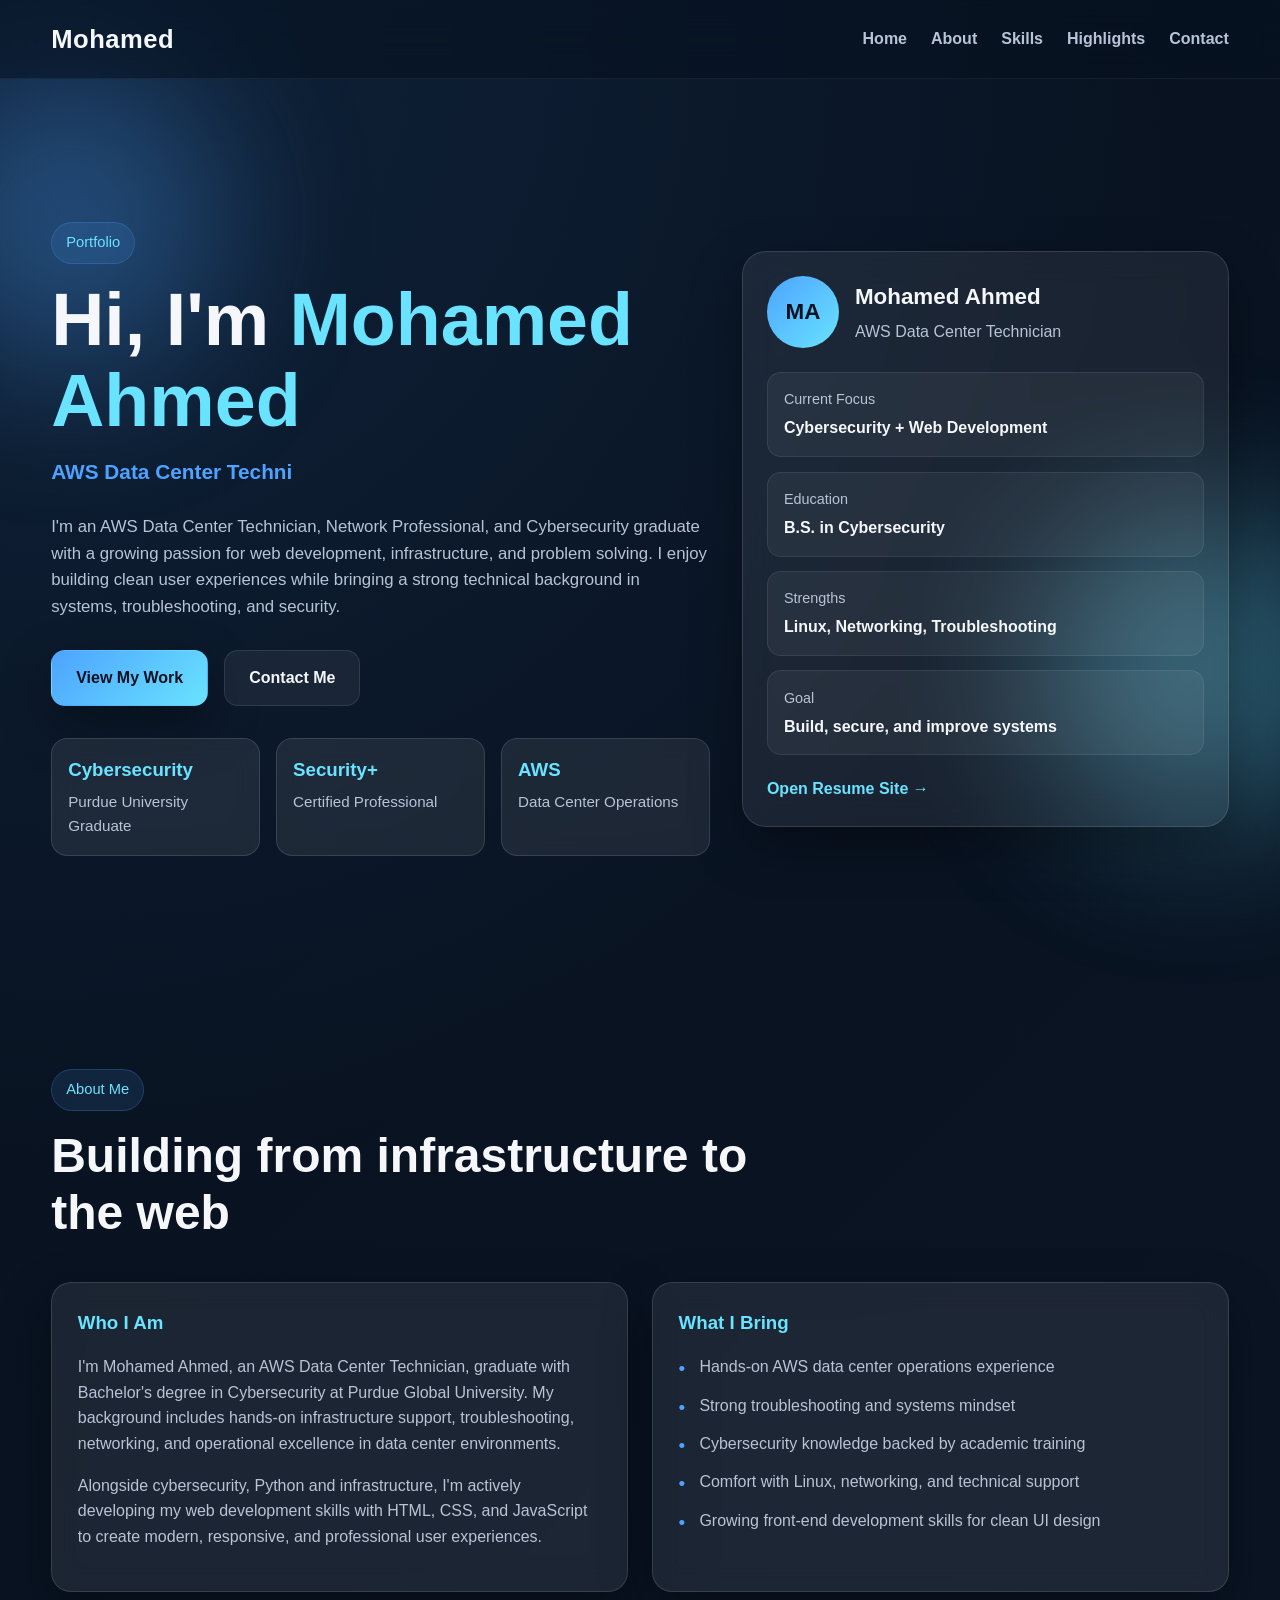
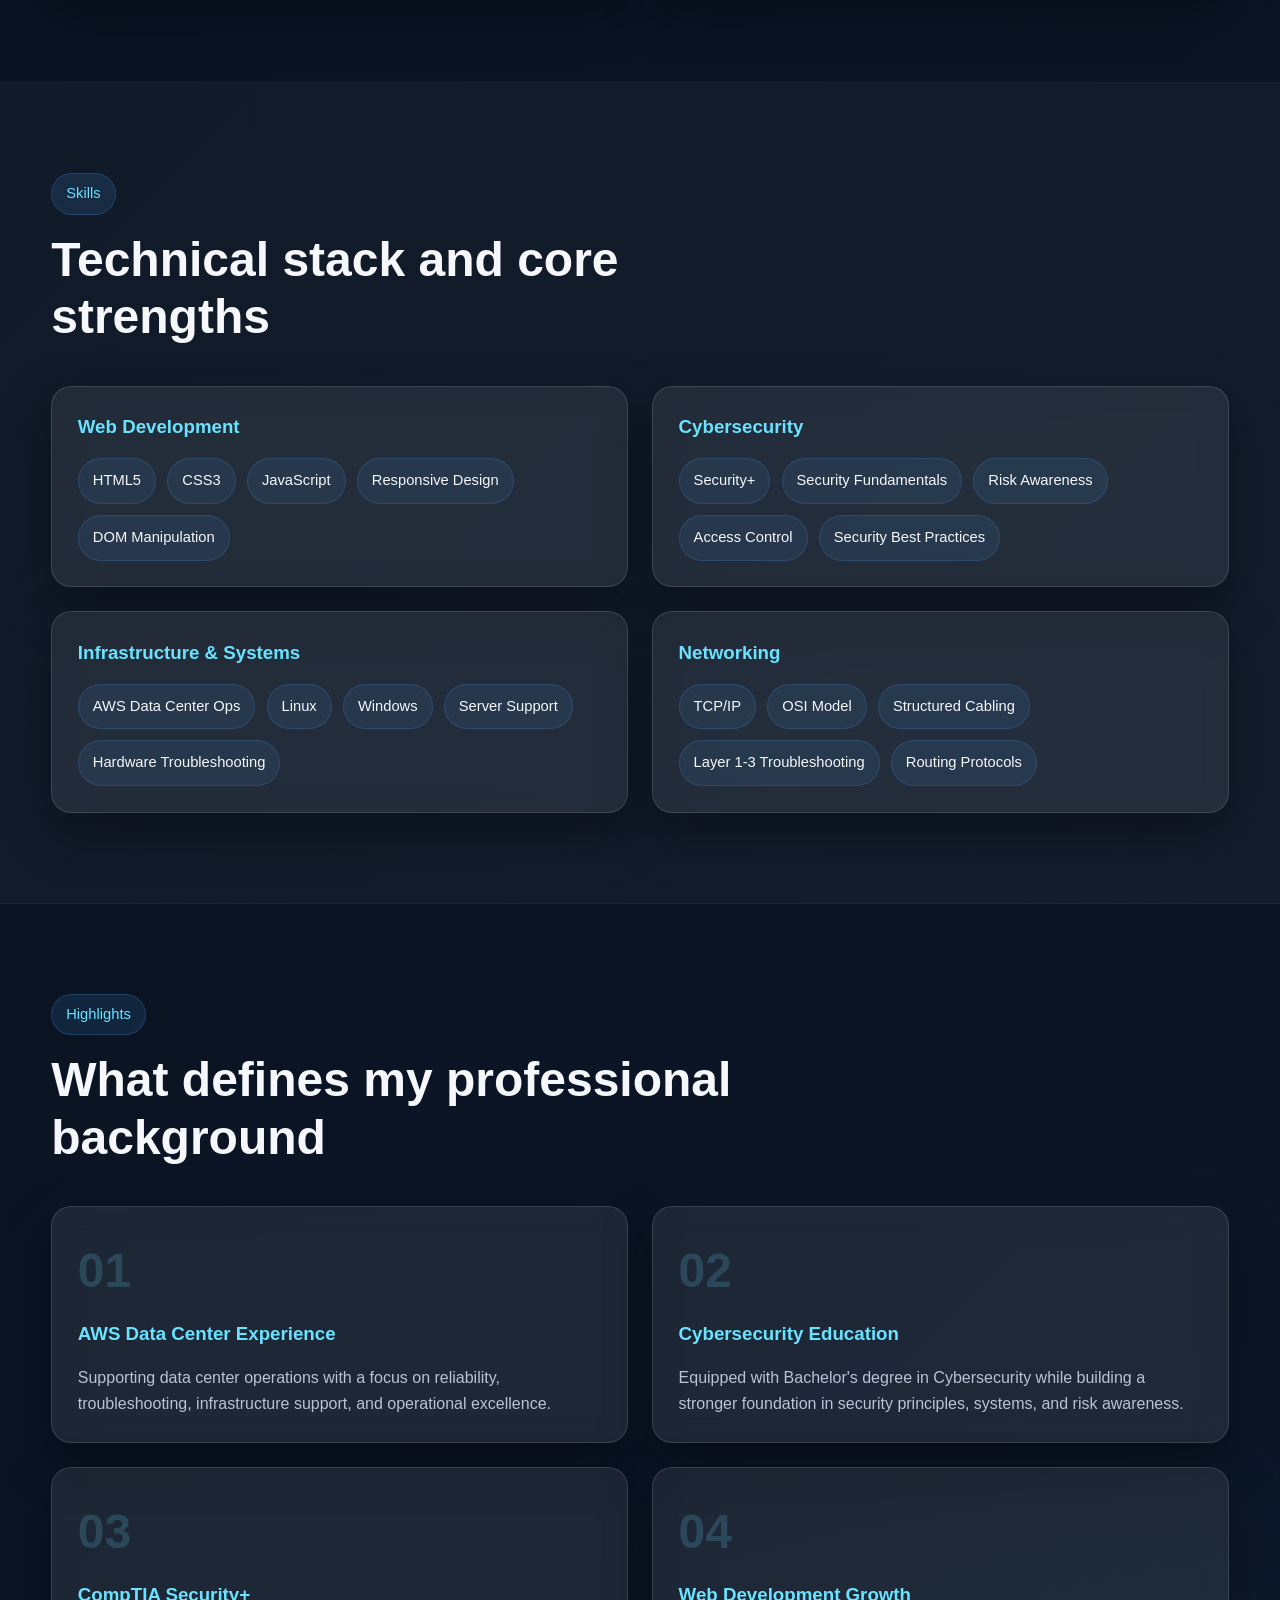
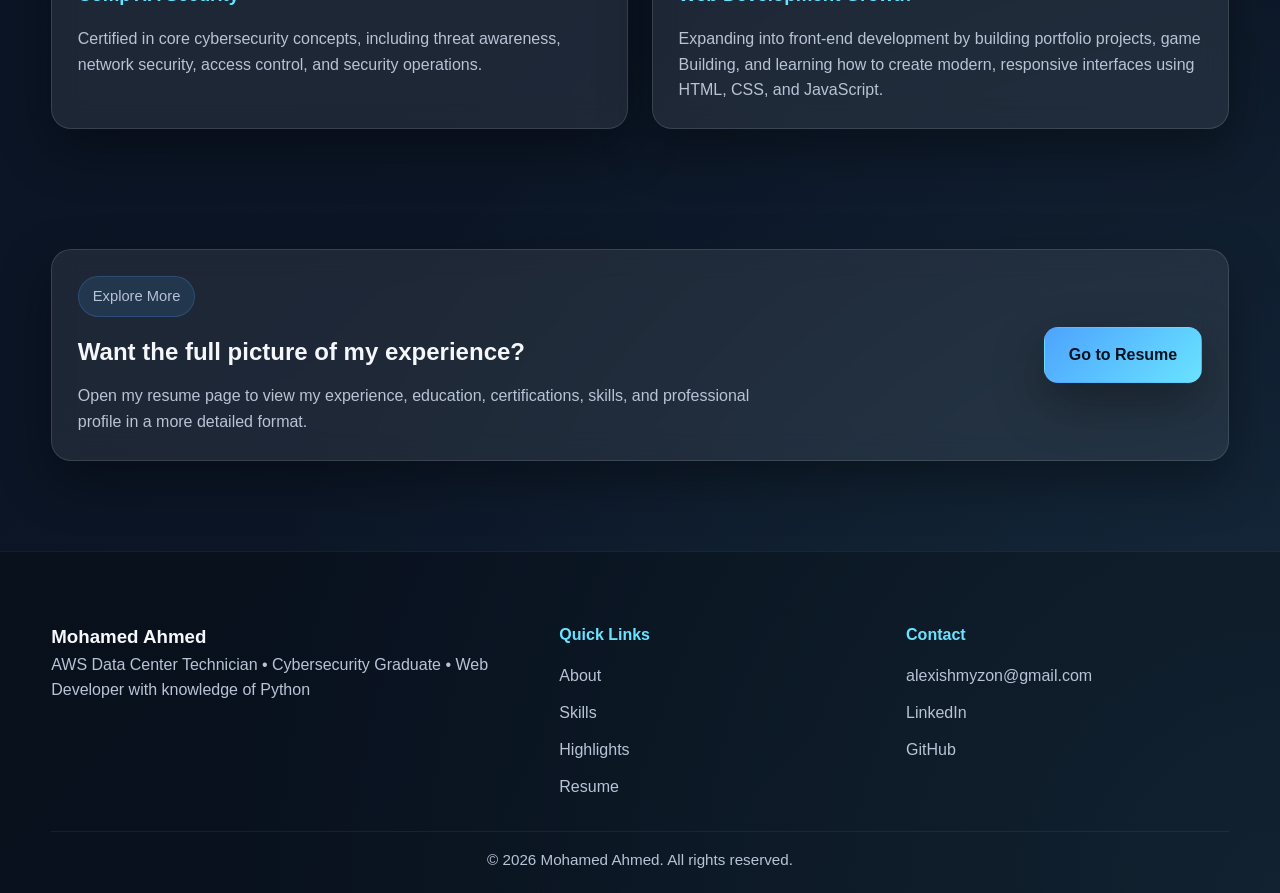
<file: index.html>
<!DOCTYPE html>
<html lang="en">
<head>
  <meta charset="UTF-8" />
  <meta name="viewport" content="width=device-width, initial-scale=1.0" />
  <title>Mohamed Ahmed | Portfolio</title>
  <link rel="stylesheet" href="mohamed.css" />
</head>
<body>
  <!-- Background -->
  <div class="bg-blur bg-blur-1"></div>
  <div class="bg-blur bg-blur-2"></div>

  <!-- Header -->
  <header class="header">
    <div class="container nav">
      <a href="#" class="logo"><span>Mohamed</span></a>

      <nav class="navbar">
        <a href="#home">Home</a>
        <a href="#about">About</a>
        <a href="#skills">Skills</a>
        <a href="#highlights">Highlights</a>
        <a href="#contact">Contact</a>
      </nav>

      <button class="menu-toggle" id="menuToggle">☰</button>
    </div>
  </header>

  <!-- Hero -->
  <section id="home" class="hero">
    <div class="container hero-grid">
      <div class="hero-text reveal">
        <p class="hero-tag">Portfolio</p>
        <h1>
          Hi, I'm <span>Mohamed Ahmed</span>
        </h1>

        <h2 class="typing-line">
          <span id="typing"></span>
        </h2>

        <p class="hero-description">
          I'm an AWS Data Center Technician, Network Professional, and Cybersecurity graduate with a growing
          passion for web development, infrastructure, and problem solving.
          I enjoy building clean user experiences while bringing a strong technical
          background in systems, troubleshooting, and security.
        </p>

        <div class="hero-buttons">
          <a href="resume.html" class="btn btn-primary">View My Work</a>
          <a href="#contact" class="btn btn-secondary">Contact Me</a>
        </div>

        <div class="hero-stats">
          <div class="stat-card">
            <h3>Cybersecurity</h3>
            <p>Purdue University Graduate</p>
          </div>
          <div class="stat-card">
            <h3>Security+</h3>
            <p>Certified Professional</p>
          </div>
          <div class="stat-card">
            <h3>AWS</h3>
            <p>Data Center Operations</p>
          </div>
        </div>
      </div>

      <div class="hero-card reveal">
        <div class="profile-card">
          <div class="profile-top">
            <div class="profile-avatar">MA</div>
            <div>
              <h3>Mohamed Ahmed</h3>
              <p>AWS Data Center Technician</p>
            </div>
          </div>

          <div class="profile-lines">
            <div class="line-item">
              <span>Current Focus</span>
              <strong>Cybersecurity + Web Development</strong>
            </div>
            <div class="line-item">
              <span>Education</span>
              <strong>B.S. in Cybersecurity</strong>
            </div>
            <div class="line-item">
              <span>Strengths</span>
              <strong>Linux, Networking, Troubleshooting</strong>
            </div>
            <div class="line-item">
              <span>Goal</span>
              <strong>Build, secure, and improve systems</strong>
            </div>
          </div>

          <div class="profile-bottom">
            <a href="resume.html" class="small-link">Open Resume Site →</a>
          </div>
        </div>
      </div>
    </div>
  </section>

  <!-- About -->
  <section id="about" class="section">
    <div class="container">
      <div class="section-heading reveal">
        <p class="section-tag">About Me</p>
        <h2>Building from infrastructure to the web</h2>
      </div>

      <div class="about-grid">
        <div class="about-card reveal">
          <h3>Who I Am</h3>
          <p>
            I'm Mohamed Ahmed, an AWS Data Center Technician, graduate with
            Bachelor's degree in Cybersecurity at Purdue Global University. My
            background includes hands-on infrastructure support, troubleshooting,
            networking, and operational excellence in data center environments.
          </p>
          <p>
            Alongside cybersecurity, Python and infrastructure, I'm actively developing my
            web development skills with HTML, CSS, and JavaScript to create modern,
            responsive, and professional user experiences. 
          </p>
        </div>

        <div class="about-card reveal">
          <h3>What I Bring</h3>
          <ul class="feature-list">
            <li>Hands-on AWS data center operations experience</li>
            <li>Strong troubleshooting and systems mindset</li>
            <li>Cybersecurity knowledge backed by academic training</li>
            <li>Comfort with Linux, networking, and technical support</li>
            <li>Growing front-end development skills for clean UI design</li>
          </ul>
        </div>
      </div>
    </div>
  </section>

  <!-- Skills -->
  <section id="skills" class="section section-alt">
    <div class="container">
      <div class="section-heading reveal">
        <p class="section-tag">Skills</p>
        <h2>Technical stack and core strengths</h2>
      </div>

      <div class="skills-grid">
        <div class="skill-box reveal">
          <h3>Web Development</h3>
          <div class="skill-tags">
            <span>HTML5</span>
            <span>CSS3</span>
            <span>JavaScript</span>
            <span>Responsive Design</span>
            <span>DOM Manipulation</span>
          </div>
        </div>

        <div class="skill-box reveal">
          <h3>Cybersecurity</h3>
          <div class="skill-tags">
            <span>Security+</span>
            <span>Security Fundamentals</span>
            <span>Risk Awareness</span>
            <span>Access Control</span>
            <span>Security Best Practices</span>
          </div>
        </div>

        <div class="skill-box reveal">
          <h3>Infrastructure & Systems</h3>
          <div class="skill-tags">
            <span>AWS Data Center Ops</span>
            <span>Linux</span>
            <span>Windows</span>
            <span>Server Support</span>
            <span>Hardware Troubleshooting</span>
          </div>
        </div>

        <div class="skill-box reveal">
          <h3>Networking</h3>
          <div class="skill-tags">
            <span>TCP/IP</span>
            <span>OSI Model</span>
            <span>Structured Cabling</span>
            <span>Layer 1-3 Troubleshooting</span>
            <span>Routing Protocols</span>
          </div>
        </div>
      </div>
    </div>
  </section>

  <!-- Highlights -->
  <section id="highlights" class="section">
    <div class="container">
      <div class="section-heading reveal">
        <p class="section-tag">Highlights</p>
        <h2>What defines my professional background</h2>
      </div>

      <div class="highlight-grid">
        <div class="highlight-card reveal">
          <div class="highlight-number">01</div>
          <h3>AWS Data Center Experience</h3>
          <p>
            Supporting data center operations with a focus on reliability,
            troubleshooting, infrastructure support, and operational excellence.
          </p>
        </div>

        <div class="highlight-card reveal">
          <div class="highlight-number">02</div>
          <h3>Cybersecurity Education</h3>
          <p>
            Equipped with Bachelor's degree in Cybersecurity while building a stronger
            foundation in security principles, systems, and risk awareness.
          </p>
        </div>

        <div class="highlight-card reveal">
          <div class="highlight-number">03</div>
          <h3>CompTIA Security+</h3>
          <p>
            Certified in core cybersecurity concepts, including threat awareness,
            network security, access control, and security operations.
          </p>
        </div>

        <div class="highlight-card reveal">
          <div class="highlight-number">04</div>
          <h3>Web Development Growth</h3>
          <p>
            Expanding into front-end development by building portfolio projects, game Building, and
            learning how to create modern, responsive interfaces using HTML, CSS,
            and JavaScript.
          </p>
        </div>
      </div>
    </div>
  </section>

  <!-- CTA -->
  <section class="cta-section">
    <div class="container">
      <div class="cta-card reveal">
        <div>
          <p class="section-tag">Explore More</p>
          <h2>Want the full picture of my experience?</h2>
          <p>
            Open my resume page to view my experience, education, certifications,
            skills, and professional profile in a more detailed format.
          </p>
        </div>
        <a href="resume.html" class="btn btn-primary">Go to Resume</a>
      </div>
    </div>
  </section>

  <!-- Contact -->
  <footer id="contact" class="footer">
    <div class="container footer-grid">
      <div class="footer-brand">
        <h3>Mohamed Ahmed</h3>
        <p>
          AWS Data Center Technician • Cybersecurity Graduate • Web Developer with knowledge of Python
        </p>
      </div>

      <div class="footer-links">
        <h4>Quick Links</h4>
        <a href="#about">About</a>
        <a href="#skills">Skills</a>
        <a href="#highlights">Highlights</a>
        <a href="resume.html">Resume</a>
      </div>

      <div class="footer-links">
        <h4>Contact</h4>
        <a href="mailto:alexishmyzon@mail.com">alexishmyzon@gmail.com</a>
        <a href="https://www.linkedin.com/in/mohamed-a-b32668231/" target="_blank">LinkedIn</a>
        <a href="https://github.com/mohaybe" target="_blank">GitHub</a>
      </div>
    </div>

    <div class="container footer-bottom">
      <p>© 2026 Mohamed Ahmed. All rights reserved.</p>
    </div>
  </footer>

  <script src="mohamed.js"></script>
</body>
</html>
</file>
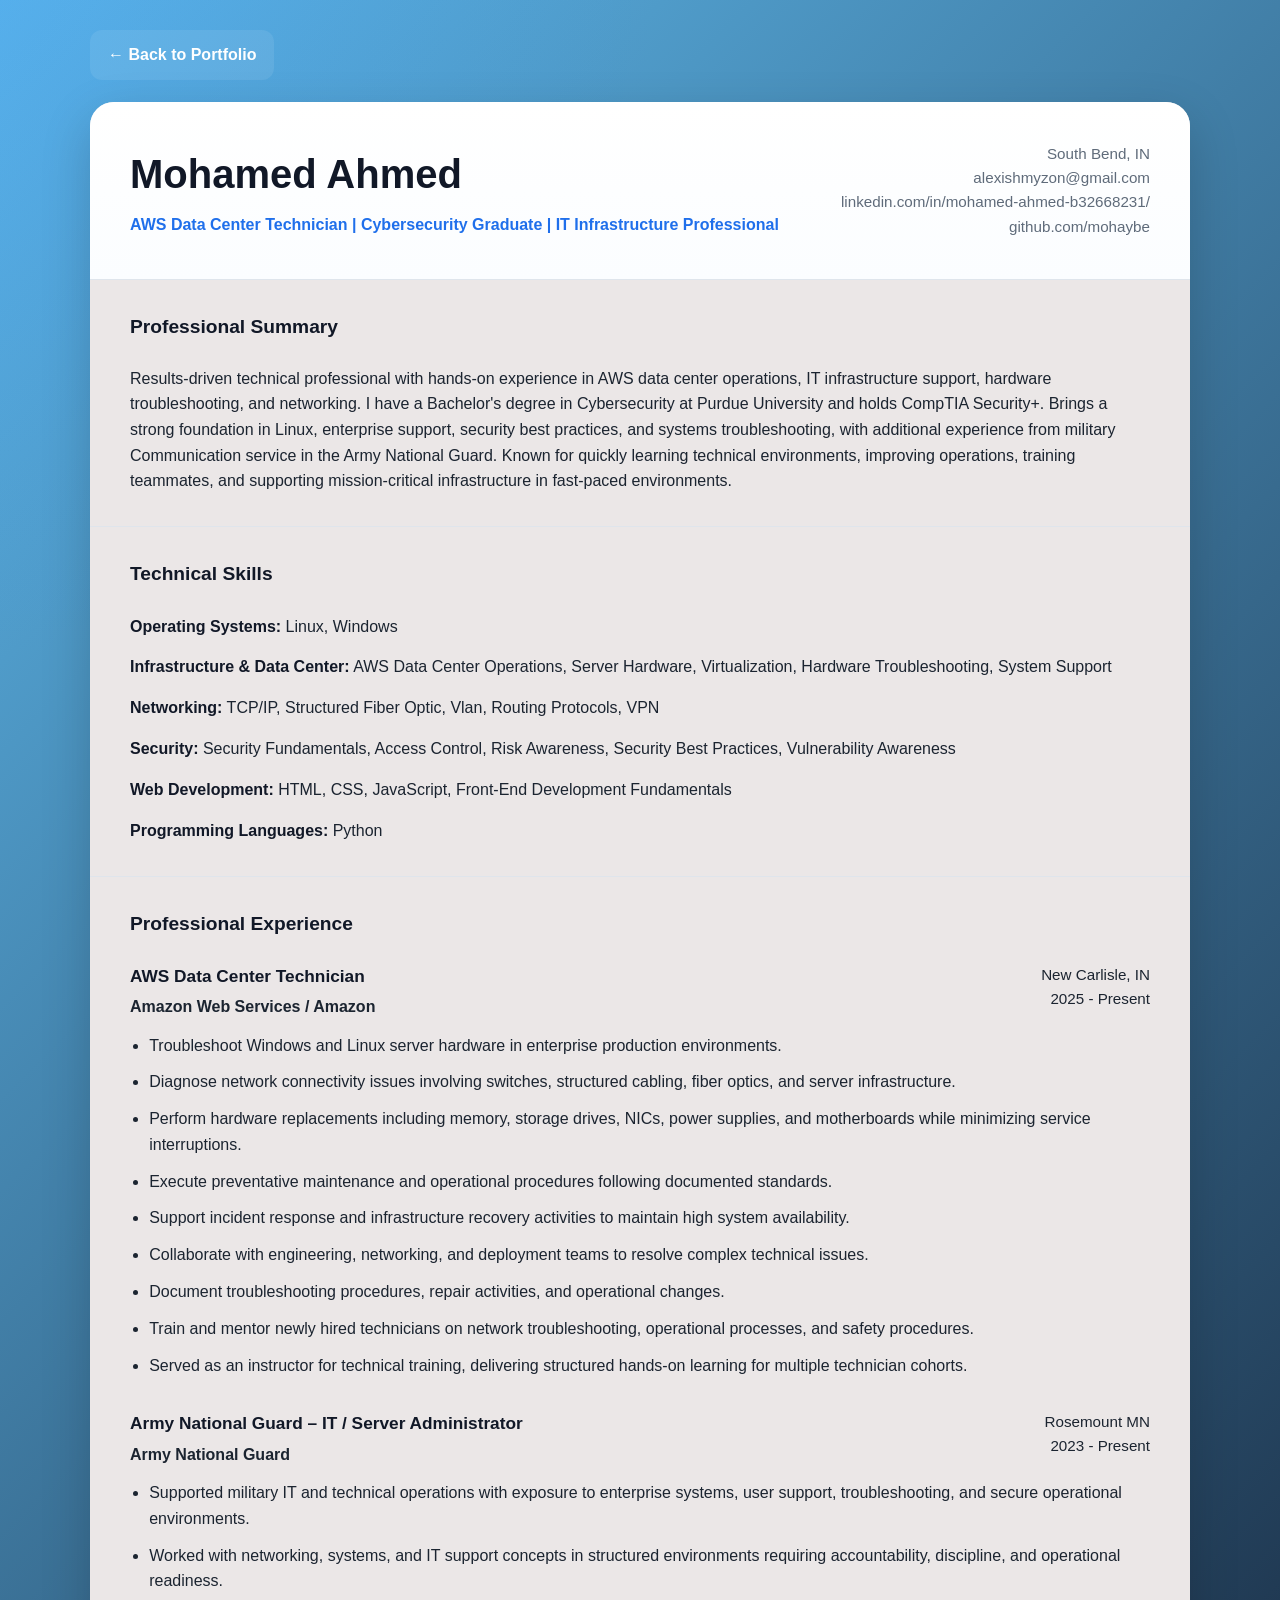
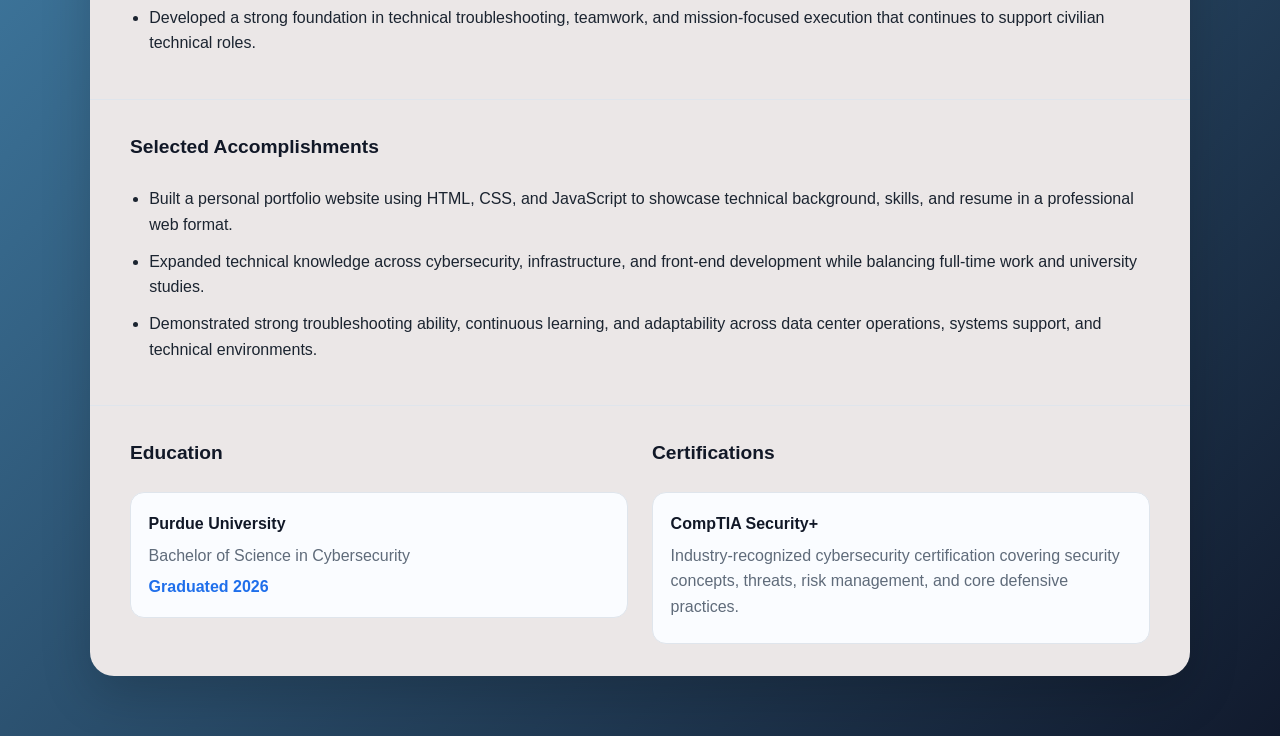
<file: resume.html>
<!DOCTYPE html>
<html lang="en">
<head>
  <meta charset="UTF-8" />
  <meta name="viewport" content="width=device-width, initial-scale=1.0" />
  <title>Mohamed Ahmed | Resume</title>
  <link rel="stylesheet" href="resume.css" />
</head>
<body>
  <div class="resume-wrapper">
    <!-- Top bar -->
    <header class="resume-topbar">
      <div class="resume-container topbar-content">
        <a href="mohamed.html" class="back-link">← Back to Portfolio</a>
      </div>
    </header>

    <!-- Resume -->
    <main class="resume-container resume-sheet">
      <!-- Header -->
      <section class="resume-header">
        <div class="resume-name-block">
          <h1>Mohamed Ahmed</h1>
          <h2>AWS Data Center Technician | Cybersecurity Graduate | IT Infrastructure Professional</h2>
        </div>

        <div class="resume-contact">
          <p>South Bend, IN</p>
          <p>alexishmyzon@gmail.com</p>
          <p>linkedin.com/in/mohamed-ahmed-b32668231/</p>
          <p>github.com/mohaybe</p>
        </div>
      </section>

      <!-- Summary -->
      <section class="resume-section">
        <h3>Professional Summary</h3>
        <p>
          Results-driven technical professional with hands-on experience in AWS data center
          operations, IT infrastructure support, hardware troubleshooting, and networking.
          I have a Bachelor's degree in Cybersecurity at Purdue University
          and holds CompTIA Security+. Brings a strong foundation in Linux, enterprise
          support, security best practices, and systems troubleshooting, with additional
          experience from military Communication service in the Army National Guard. Known for quickly
          learning technical environments, improving operations, training teammates, and
          supporting mission-critical infrastructure in fast-paced environments.
        </p>
      </section>

      <!-- Skills -->
        <section class="resume-section">
        <h3>Technical Skills</h3>

        <div class="resume-bullet-skills">
            <p><strong>Operating Systems:</strong> Linux, Windows</p>
            <p><strong>Infrastructure & Data Center:</strong> AWS Data Center Operations, Server Hardware, Virtualization, Hardware Troubleshooting, System Support</p>
            <p><strong>Networking:</strong> TCP/IP, Structured Fiber Optic, Vlan, Routing Protocols, VPN</p>
            <p><strong>Security:</strong> Security Fundamentals, Access Control, Risk Awareness, Security Best Practices, Vulnerability Awareness</p>
            <p><strong>Web Development:</strong> HTML, CSS, JavaScript, Front-End Development Fundamentals</p>
            <p><strong>Programming Languages:</strong> Python</p>
        </div>
        </section>

      <!-- Experience -->
      <section class="resume-section">
        <h3>Professional Experience</h3>

        <div class="job">
          <div class="job-header">
            <div>
              <h4>AWS Data Center Technician</h4>
              <p class="company">Amazon Web Services / Amazon</p>
            </div>
            <div class="job-meta">
              <p>New Carlisle, IN</p>
              <p>2025 - Present</p>
            </div>
          </div>

          <ul>
            <li>Troubleshoot Windows and Linux server hardware in enterprise production environments. </li>
            <li>Diagnose network connectivity issues involving switches, structured cabling, fiber optics, and server infrastructure. </li>
            <li>Perform hardware replacements including memory, storage drives, NICs, power supplies, and motherboards while minimizing service interruptions. </li>
            <li>Execute preventative maintenance and operational procedures following documented standards. </li>
            <li>Support incident response and infrastructure recovery activities to maintain high system availability. </li>
            <li>Collaborate with engineering, networking, and deployment teams to resolve complex technical issues. </li>
            <li>Document troubleshooting procedures, repair activities, and operational changes. </li>
            <li>Train and mentor newly hired technicians on network troubleshooting, operational processes, and safety procedures. </li>
            <li>Served as an instructor for technical training, delivering structured hands-on learning for multiple technician cohorts. </li>
          </ul>
        </div>

        <div class="job">
          <div class="job-header">
            <div>
              <h4>Army National Guard – IT / Server Administrator</h4>
              <p class="company">Army National Guard</p>
            </div>
            <div class="job-meta">
              <p>Rosemount MN</p>
              <p>2023 - Present</p>
            </div>
          </div>

          <ul>
            <li>Supported military IT and technical operations with exposure to enterprise systems, user support, troubleshooting, and secure operational environments.</li>
            <li>Worked with networking, systems, and IT support concepts in structured environments requiring accountability, discipline, and operational readiness.</li>
            <li>Developed a strong foundation in technical troubleshooting, teamwork, and mission-focused execution that continues to support civilian technical roles.</li>
          </ul>
        </div>
      </section>

      <!-- Projects / Accomplishments -->
      <section class="resume-section">
        <h3>Selected Accomplishments</h3>
        <ul class="achievement-list">
          <li>Built a personal portfolio website using HTML, CSS, and JavaScript to showcase technical background, skills, and resume in a professional web format.</li>
          <li>Expanded technical knowledge across cybersecurity, infrastructure, and front-end development while balancing full-time work and university studies.</li>
          <li>Demonstrated strong troubleshooting ability, continuous learning, and adaptability across data center operations, systems support, and technical environments.</li>
        </ul>
      </section>

      <!-- Education -->
      <section class="resume-section two-column">
        <div>
          <h3>Education</h3>
          <div class="edu-card">
            <h4>Purdue University</h4>
            <p>Bachelor of Science in Cybersecurity</p>
            <span>Graduated 2026</span>
          </div>
        </div>

        <div>
          <h3>Certifications</h3>
          <div class="edu-card">
            <h4>CompTIA Security+</h4>
            <p>Industry-recognized cybersecurity certification covering security concepts, threats, risk management, and core defensive practices.</p>
          </div>
        </div>
      </section>
    </main>
  </div>
</body>
</html>
</file>
<file: mohamed.css>
:root {
  --bg: #07111f;
  --bg-2: #0d1728;
  --card: rgba(255, 255, 255, 0.08);
  --card-border: rgba(255, 255, 255, 0.12);
  --text: #f5f7fb;
  --muted: #b8c3d6;
  --accent: #4da3ff;
  --accent-2: #69e3ff;
  --shadow: 0 20px 50px rgba(0, 0, 0, 0.35);
  --radius: 20px;
  --max-width: 1200px;
}

* {
  margin: 0;
  padding: 0;
  box-sizing: border-box;
}

html {
  scroll-behavior: smooth;
}

body {
  font-family: Arial, Helvetica, sans-serif;
  background:
    radial-gradient(circle at top left, rgba(77, 163, 255, 0.12), transparent 28%),
    radial-gradient(circle at bottom right, rgba(105, 227, 255, 0.1), transparent 25%),
    linear-gradient(135deg, var(--bg), var(--bg-2));
  color: var(--text);
  line-height: 1.6;
  overflow-x: hidden;
  position: relative;
}

a {
  color: inherit;
  text-decoration: none;
}

.container {
  width: min(92%, var(--max-width));
  margin: 0 auto;
}

.bg-blur {
  position: fixed;
  border-radius: 50%;
  filter: blur(80px);
  opacity: 0.35;
  z-index: -1;
}

.bg-blur-1 {
  width: 300px;
  height: 300px;
  background: var(--accent);
  top: 8%;
  left: -80px;
}

.bg-blur-2 {
  width: 320px;
  height: 320px;
  background: var(--accent-2);
  bottom: 8%;
  right: -80px;
}

/* Header */
.header {
  position: sticky;
  top: 0;
  z-index: 1000;
  backdrop-filter: blur(18px);
  background: rgba(7, 17, 31, 0.55);
  border-bottom: 1px solid rgba(255, 255, 255, 0.06);
}

.nav {
  display: flex;
  align-items: center;
  justify-content: space-between;
  min-height: 78px;
}

.logo {
  font-size: 1.6rem;
  font-weight: 800;
  letter-spacing: 0.5px;
}


.navbar {
  display: flex;
  gap: 1.5rem;
}

.navbar a {
  color: var(--muted);
  font-weight: 600;
  transition: 0.3s ease;
}

.navbar a:hover {
  color: var(--text);
}

.menu-toggle {
  display: none;
  background: transparent;
  border: none;
  color: var(--text);
  font-size: 1.7rem;
  cursor: pointer;
}

/* Hero */
.hero {
  min-height: 100vh;
  display: flex;
  align-items: center;
  padding: 70px 0 50px;
}

.hero-grid {
  display: grid;
  grid-template-columns: 1.15fr 0.85fr;
  gap: 2rem;
  align-items: center;
}

.hero-tag,
.section-tag {
  display: inline-block;
  padding: 8px 14px;
  border-radius: 999px;
  background: rgba(77, 163, 255, 0.12);
  border: 1px solid rgba(77, 163, 255, 0.22);
  color: var(--accent-2);
  font-size: 0.92rem;
  margin-bottom: 1rem;
}

.hero-text h1 {
  font-size: clamp(2.5rem, 6vw, 4.6rem);
  line-height: 1.1;
  margin-bottom: 0.8rem;
}

.hero-text h1 span {
  color: var(--accent-2);
}

.typing-line {
  min-height: 40px;
  color: var(--accent);
  font-size: 1.3rem;
  margin-bottom: 1.2rem;
  font-weight: 700;
}

.hero-description {
  color: var(--muted);
  max-width: 700px;
  font-size: 1.05rem;
  margin-bottom: 1.8rem;
}

.hero-buttons {
  display: flex;
  gap: 1rem;
  flex-wrap: wrap;
  margin-bottom: 2rem;
}

.btn {
  display: inline-flex;
  align-items: center;
  justify-content: center;
  padding: 14px 24px;
  border-radius: 14px;
  font-weight: 700;
  transition: 0.3s ease;
  border: 1px solid transparent;
}

.btn-primary {
  background: linear-gradient(135deg, var(--accent), var(--accent-2));
  color: #07111f;
  box-shadow: var(--shadow);
}

.btn-primary:hover {
  transform: translateY(-2px);
}

.btn-secondary {
  background: rgba(255, 255, 255, 0.06);
  border-color: rgba(255, 255, 255, 0.1);
  color: var(--text);
}

.btn-secondary:hover {
  background: rgba(255, 255, 255, 0.1);
}

.hero-stats {
  display: grid;
  grid-template-columns: repeat(3, 1fr);
  gap: 1rem;
}

.stat-card {
  background: var(--card);
  border: 1px solid var(--card-border);
  padding: 1rem;
  border-radius: 16px;
  backdrop-filter: blur(12px);
}

.stat-card h3 {
  color: var(--accent-2);
  margin-bottom: 0.35rem;
}

.stat-card p {
  color: var(--muted);
  font-size: 0.95rem;
}

/* Hero card */
.profile-card {
  background: rgba(255, 255, 255, 0.07);
  border: 1px solid var(--card-border);
  border-radius: 24px;
  padding: 1.5rem;
  box-shadow: var(--shadow);
  backdrop-filter: blur(16px);
}

.profile-top {
  display: flex;
  align-items: center;
  gap: 1rem;
  margin-bottom: 1.5rem;
}

.profile-avatar {
  width: 72px;
  height: 72px;
  border-radius: 50%;
  display: grid;
  place-items: center;
  font-size: 1.4rem;
  font-weight: 800;
  background: linear-gradient(135deg, var(--accent), var(--accent-2));
  color: #07111f;
}

.profile-top h3 {
  font-size: 1.4rem;
  margin-bottom: 0.25rem;
}

.profile-top p {
  color: var(--muted);
}

.profile-lines {
  display: grid;
  gap: 0.9rem;
}

.line-item {
  padding: 0.95rem 1rem;
  border-radius: 14px;
  background: rgba(255, 255, 255, 0.05);
  border: 1px solid rgba(255, 255, 255, 0.08);
}

.line-item span {
  display: block;
  color: var(--muted);
  font-size: 0.9rem;
  margin-bottom: 0.25rem;
}

.line-item strong {
  color: var(--text);
}

.profile-bottom {
  margin-top: 1.3rem;
}

.small-link {
  color: var(--accent-2);
  font-weight: 700;
}

/* Sections */
.section {
  padding: 90px 0;
}

.section-alt {
  background: rgba(255, 255, 255, 0.03);
  border-top: 1px solid rgba(255, 255, 255, 0.04);
  border-bottom: 1px solid rgba(255, 255, 255, 0.04);
}

.section-heading {
  max-width: 760px;
  margin-bottom: 2.5rem;
}

.section-heading h2 {
  font-size: clamp(2rem, 4vw, 3rem);
  line-height: 1.2;
}

.about-grid,
.skills-grid,
.highlight-grid,
.footer-grid {
  display: grid;
  gap: 1.5rem;
}

.about-grid {
  grid-template-columns: repeat(2, 1fr);
}

.about-card,
.skill-box,
.highlight-card,
.cta-card {
  background: var(--card);
  border: 1px solid var(--card-border);
  border-radius: var(--radius);
  padding: 1.6rem;
  backdrop-filter: blur(14px);
  box-shadow: var(--shadow);
}

.about-card h3,
.skill-box h3,
.highlight-card h3 {
  margin-bottom: 1rem;
  color: var(--accent-2);
}

.about-card p {
  color: var(--muted);
  margin-bottom: 1rem;
}

.feature-list {
  list-style: none;
  display: grid;
  gap: 0.8rem;
}

.feature-list li {
  color: var(--muted);
  padding-left: 1.3rem;
  position: relative;
}

.feature-list li::before {
  content: "•";
  position: absolute;
  left: 0;
  color: var(--accent);
  font-size: 1.2rem;
}

.skills-grid {
  grid-template-columns: repeat(2, 1fr);
}

.skill-tags {
  display: flex;
  flex-wrap: wrap;
  gap: 0.7rem;
}

.skill-tags span {
  background: rgba(77, 163, 255, 0.1);
  color: var(--text);
  border: 1px solid rgba(77, 163, 255, 0.18);
  padding: 10px 14px;
  border-radius: 999px;
  font-size: 0.92rem;
}

.highlight-grid {
  grid-template-columns: repeat(2, 1fr);
}

.highlight-card {
  position: relative;
  overflow: hidden;
}

.highlight-number {
  font-size: 3rem;
  font-weight: 800;
  color: rgba(105, 227, 255, 0.18);
  margin-bottom: 0.6rem;
}

.highlight-card p {
  color: var(--muted);
}

/* CTA */
.cta-section {
  padding: 30px 0 90px;
}

.cta-card {
  display: flex;
  justify-content: space-between;
  align-items: center;
  gap: 2rem;
}

.cta-card h2 {
  margin-bottom: 0.7rem;
}

.cta-card p {
  color: var(--muted);
  max-width: 700px;
}

/* Footer */
.footer {
  padding: 70px 0 20px;
  background: rgba(0, 0, 0, 0.22);
  border-top: 1px solid rgba(255, 255, 255, 0.06);
}

.footer-grid {
  grid-template-columns: 1.2fr 0.8fr 0.8fr;
  margin-bottom: 2rem;
}

.footer-brand p,
.footer-links a {
  color: var(--muted);
}

.footer-links {
  display: flex;
  flex-direction: column;
  gap: 0.7rem;
}

.footer-links h4 {
  margin-bottom: 0.3rem;
  color: var(--accent-2);
}

.footer-bottom {
  padding-top: 1rem;
  border-top: 1px solid rgba(255, 255, 255, 0.06);
}

.footer-bottom p {
  color: var(--muted);
  text-align: center;
  font-size: 0.95rem;
}

/* Reveal animation */
.reveal {
  opacity: 0;
  transform: translateY(40px);
  transition: all 0.8s ease;
}

.reveal.active {
  opacity: 1;
  transform: translateY(0);
}

/* Responsive */
@media (max-width: 980px) {
  .hero-grid,
  .about-grid,
  .skills-grid,
  .highlight-grid,
  .footer-grid,
  .cta-card {
    grid-template-columns: 1fr;
  }

  .hero-stats {
    grid-template-columns: 1fr;
  }

  .cta-card {
    align-items: flex-start;
  }
}

@media (max-width: 780px) {
  .navbar {
    position: absolute;
    top: 78px;
    right: 4%;
    width: 220px;
    background: rgba(8, 18, 33, 0.95);
    border: 1px solid rgba(255, 255, 255, 0.08);
    border-radius: 16px;
    padding: 1rem;
    display: none;
    flex-direction: column;
    gap: 1rem;
  }

  .navbar.show {
    display: flex;
  }

  .menu-toggle {
    display: block;
  }

  .hero {
    padding-top: 50px;
  }
}
</file>
<file: resume.css>
:root {
  --bg: #0b1220;
  --paper: #ffffff;
  --text: #1b2430;
  --muted: #5f6b7a;
  --line: #dfe5ec;
  --accent: #1f6feb;
  --accent-soft: #eef5ff;
  --shadow: 0 18px 50px rgba(0, 0, 0, 0.18);
  --max-width: 1100px;
  --radius: 18px;
}

* {
  margin: 0;
  padding: 0;
  box-sizing: border-box;
}

body {
  font-family: Arial, Helvetica, sans-serif;
  background:
    radial-gradient(circle at top left, rgba(31, 111, 235, 0.12), transparent 25%),
    linear-gradient(135deg, #5db8ec, #111a2d);
  color: var(--text);
  line-height: 1.6;
  padding: 30px 15px 60px;
}

a {
  text-decoration: none;
  color: inherit;
}

.resume-container {
  width: min(95%, var(--max-width));
  margin: 0 auto;
}

/* Topbar */
.resume-topbar {
  margin-bottom: 22px;
}

.topbar-content {
  display: flex;
  justify-content: space-between;
  align-items: center;
  gap: 1rem;
}

.back-link,
.download-btn {
  color: white;
  font-weight: 700;
  padding: 12px 18px;
  border-radius: 12px;
  transition: 0.3s ease;
}

.back-link {
  background: rgba(255, 255, 255, 0.08);
}

.download-btn {
  background: var(--accent);
}

.back-link:hover,
.download-btn:hover {
  transform: translateY(-2px);
}

/* Resume sheet */
.resume-sheet {
  background: var(--paper);
  --paper: #ebe7e7;
  border-radius: 24px;
  box-shadow: var(--shadow);
  overflow: hidden;
}

/* Header */
.resume-header {
  display: flex;
  justify-content: space-between;
  gap: 2rem;
  padding: 40px;
  border-bottom: 1px solid var(--line);
  background: linear-gradient(180deg, #ffffff, #fbfdff);
}

.resume-name-block h1 {
  font-size: 2.5rem;
  color: #111827;
  margin-bottom: 0.4rem;
}

.resume-name-block h2 {
  font-size: 1rem;
  color: var(--accent);
  font-weight: 700;
  max-width: 700px;
}

.resume-contact {
  min-width: 240px;
  text-align: right;
}

.resume-contact p {
  color: var(--muted);
  font-size: 0.95rem;
}

/* Sections */
.resume-section {
  padding: 32px 40px;
  border-bottom: 1px solid var(--line);
}

.resume-section:last-child {
  border-bottom: none;
}

.resume-section h3 {
  font-size: 1.2rem;
  color: #111827;
  margin-bottom: 1rem;
  padding-bottom: 0.45rem;
  display: inline-block;
}

.resume-section p {
  color: var(--text);
}

/* Skills */
.resume-bullet-skills {
  display: flex;
  flex-direction: column;
  gap: 0.85rem;
}

.resume-bullet-skills p {
  margin: 0;
  color: var(--text);
  line-height: 1.7;
}

.resume-bullet-skills strong {
  color: #111827;
}

/* Jobs */
.job + .job {
  margin-top: 2rem;
}

.job-header {
  display: flex;
  justify-content: space-between;
  gap: 1rem;
  align-items: flex-start;
  margin-bottom: 0.8rem;
}

.job-header h4 {
  font-size: 1.08rem;
  color: #111827;
  margin-bottom: 0.25rem;
}

.company {
  color: var(--accent);
  font-weight: 700;
}

.job-meta {
  text-align: right;
  color: var(--muted);
  font-size: 0.95rem;
}

.job ul,
.achievement-list {
  padding-left: 1.2rem;
}

.job li,
.achievement-list li {
  margin-bottom: 0.7rem;
  color: var(--text);
}

/* Education / Certs */
.two-column {
  display: grid;
  grid-template-columns: 1fr 1fr;
  gap: 1.5rem;
}

.edu-card {
  background: #fafcff;
  border: 1px solid var(--line);
  border-radius: 14px;
  padding: 1.1rem;
}

.edu-card h4 {
  color: #111827;
  margin-bottom: 0.4rem;
}

.edu-card p {
  color: var(--muted);
  margin-bottom: 0.35rem;
}

.edu-card span {
  color: var(--accent);
  font-weight: 700;
}

/* Responsive */
@media (max-width: 900px) {
  .resume-header,
  .job-header,
  .two-column,
  .skills-grid,
  .topbar-content {
    grid-template-columns: 1fr;
    flex-direction: column;
  }

  .resume-contact,
  .job-meta {
    text-align: left;
  }
}

@media (max-width: 700px) {
  .resume-header,
  .resume-section {
    padding: 24px;
  }

  .resume-name-block h1 {
    font-size: 2rem;
  }
}
</file>
